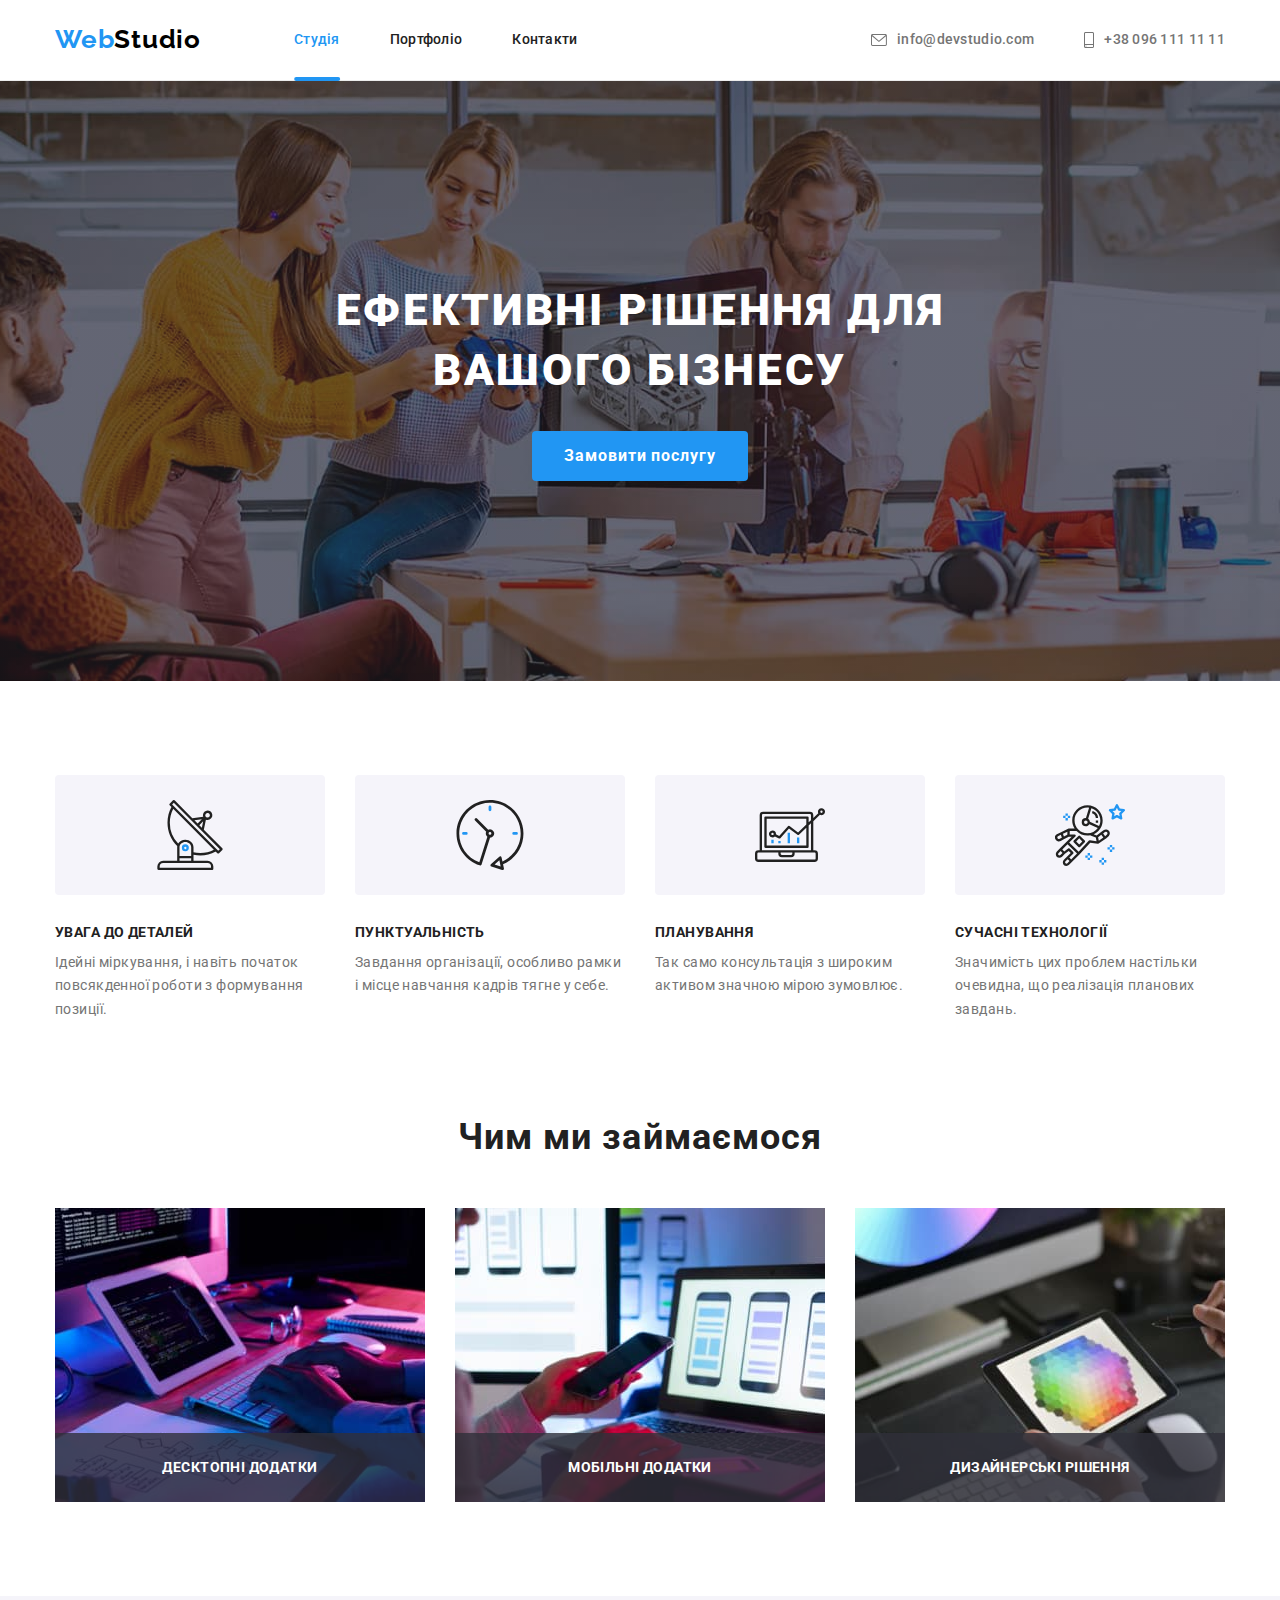
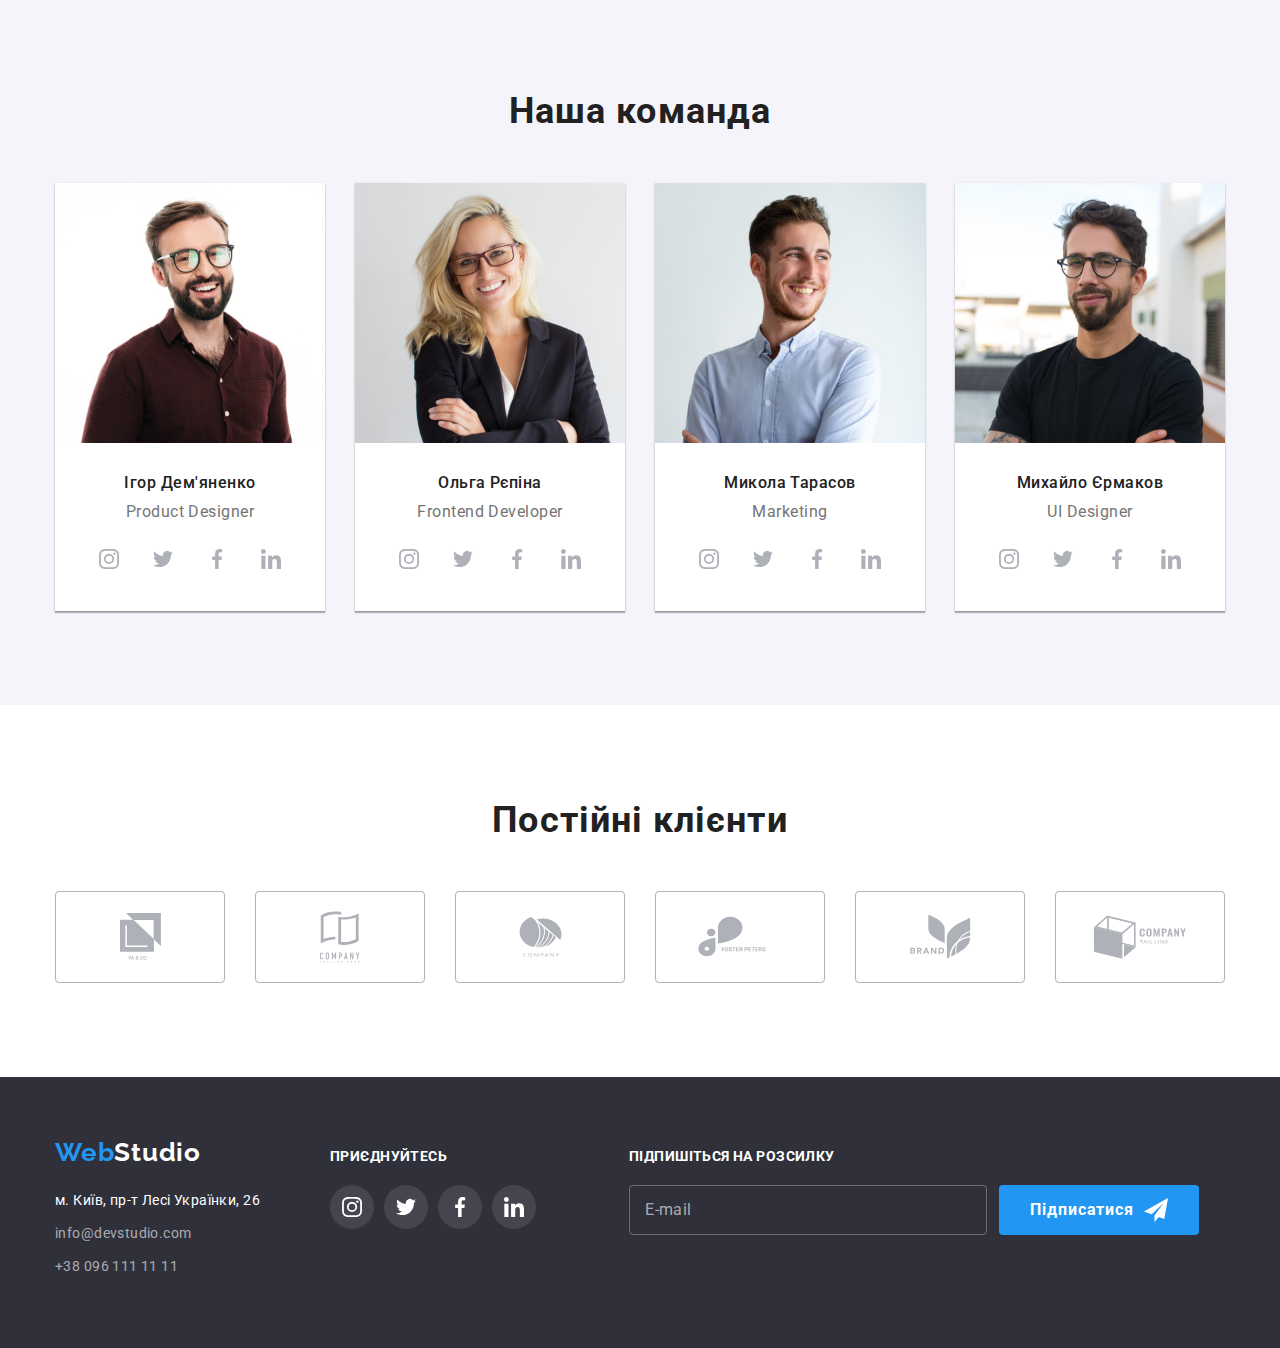
<file: index.html>
<!DOCTYPE html>
<html lang="uk">
  <head>
    <meta charset="UTF-8" />
    <meta http-equiv="X-UA-Compatible" content="IE=edge" />
    <meta name="viewport" content="width=device-width, initial-scale=1.0" />
    <title>Студія</title>
    <link rel="stylesheet" href="./css/main.min.css" />
  </head>
  <body class="page">
    <!--Хедер-->
    <header class="header header-section">
      <div class="container">
        <nav class="navigation">
          <a class="logo" href="./index.html" lang="en"
            ><span class="logo__web">Web</span
            ><span class="logo__studio">Studio</span></a
          >

          <ul class="site-nav">
            <li class="site-nav__item site-nav__item--current">
              <a href="./index.html" class="site-nav__link--current">Студія</a>
            </li>
            <li class="site-nav__item">
              <a href="./portfolio.html" class="site-nav__link">Портфоліо</a>
            </li>
            <li class="site-nav__item">
              <a href="" class="site-nav__link">Контакти</a>
            </li>
          </ul>

          <ul class="contact">
            <li class="contact__item">
              <a class="contact__link" href="mailto:info@devstudio.com"
                >info@devstudio.com
                <svg class="contact__icon" width="16" height="12">
                  <use href="./images/icons.svg#icon-envelope"></use>
                </svg>
              </a>
            </li>
            <li class="contact__item">
              <a class="contact__link" href="tel:+380961111111"
                >+38 096 111 11 11
                <svg class="contact__icon" width="10" height="16">
                  <use href="./images/icons.svg#icon-smartphone"></use>
                </svg>
              </a>
            </li>
          </ul>
        </nav>
      </div>
    </header>

    <main>
      <!--Герой-->
      <section class="hero hero-section">
        <div class="container">
          <h1 class="hero__title">Ефективні рішення для<br />вашого бізнесу</h1>
          <button data-modal-open type="button" class="hero__button">
            Замовити послугу
          </button>
        </div>
      </section>
      <!--Переваги-->
      <section class="section">
        <div class="container">
          <h2 class="hidden-title">Чим ми займаємося</h2>

          <ul class="benefits">
            <li class="benefits__item">
              <div class="benefits__container">
                <svg class="benefits__icon" width="70" height="70">
                  <use href="./images/icons.svg#icon-antenna"></use>
                </svg>
              </div>
              <h3 class="benefits__title">УВАГА ДО ДЕТАЛЕЙ</h3>
              <p class="benefits__text">
                Ідейні міркування, і навіть початок повсякденної роботи з
                формування позиції.
              </p>
            </li>
            <li class="benefits__item">
              <div class="benefits__container">
                <svg class="benefits__icon" width="70" height="70">
                  <use href="./images/icons.svg#icon-clock"></use>
                </svg>
              </div>
              <h3 class="benefits__title">ПУНКТУАЛЬНІСТЬ</h3>
              <p class="benefits__text">
                Завдання організації, особливо рамки і місце навчання кадрів
                тягне у себе.
              </p>
            </li>
            <li class="benefits__item">
              <div class="benefits__container">
                <svg class="benefits__icon" width="70" height="70">
                  <use href="./images/icons.svg#icon-diagram"></use>
                </svg>
              </div>
              <h3 class="benefits__title">ПЛАНУВАННЯ</h3>
              <p class="benefits__text">
                Так само консультація з широким активом значною мірою зумовлює.
              </p>
            </li>
            <li class="benefits__item">
              <div class="benefits__container">
                <svg class="benefits__icon" width="70" height="70">
                  <use href="./images/icons.svg#icon-astronaut"></use>
                </svg>
              </div>
              <h3 class="benefits__title">СУЧАСНІ ТЕХНОЛОГІЇ</h3>
              <p class="benefits__text">
                Значимість цих проблем настільки очевидна, що реалізація
                планових завдань.
              </p>
            </li>
          </ul>
        </div>
      </section>

      <!--Чим ми займаємося-->
      <section class="section whatwedo">
        <div class="container">
          <h2 class="section-title">Чим ми займаємося</h2>

          <ul class="whatwedo__list">
            <li class="whatwedo__item">
              <img
                src="./images/whatwedo1.jpg"
                alt="робота з кодом"
                width="370"
              />
              <div class="whatwedo__meta">
                <h3 class="whatwedo__title">Десктопні додатки</h3>
              </div>
            </li>
            <li class="whatwedo__item">
              <img
                src="./images/whatwedo2.jpg"
                alt="смартфон в руці"
                width="370"
              />
              <div class="whatwedo__meta">
                <h3 class="whatwedo__title">Мобільні додатки</h3>
              </div>
            </li>
            <li class="whatwedo__item">
              <img
                src="./images/whatwedo3.jpg"
                alt="планшет із палітрою кольорів"
                width="370"
              />
              <div class="whatwedo__meta">
                <h3 class="whatwedo__title">Дизайнерські рішення</h3>
              </div>
            </li>
          </ul>
        </div>
      </section>
      <!--Команда-->
      <section class="section team">
        <div class="container">
          <h2 class="section-title">Наша команда</h2>

          <ul class="team__list">
            <li class="team__item">
              <img src="./images/team1.jpg" alt="Ігор Дем'яненко" width="270" />
              <div class="team__meta">
                <h3 class="team__name">Ігор Дем'яненко</h3>
                <p lang="en" class="team__position">Product Designer</p>
                <ul class="social">
                  <li class="social__item">
                    <a class="social__link" href="">
                      <svg class="social__icon" width="20" height="20">
                        <use href="./images/icons.svg#icon-instagram"></use>
                      </svg>
                    </a>
                  </li>
                  <li class="social__item">
                    <a class="social__link" href="">
                      <svg class="social__icon" width="20" height="20">
                        <use href="./images/icons.svg#icon-twitter"></use>
                      </svg>
                    </a>
                  </li>
                  <li class="social__item">
                    <a class="social__link" href="">
                      <svg class="social__icon" width="20" height="20">
                        <use href="./images/icons.svg#icon-facebook"></use>
                      </svg>
                    </a>
                  </li>
                  <li class="social__item">
                    <a class="social__link" href="">
                      <svg class="social__icon" width="20" height="20">
                        <use href="./images/icons.svg#icon-linkedin"></use>
                      </svg>
                    </a>
                  </li>
                </ul>
              </div>
            </li>
            <li class="team__item">
              <img src="./images/team2.jpg" alt="Ольга Рєпіна" width="270" />
              <div class="team__meta">
                <h3 class="team__name">Ольга Рєпіна</h3>
                <p lang="en" class="team__position">Frontend Developer</p>
                <ul class="social">
                  <li class="social__item">
                    <a class="social__link" href="">
                      <svg class="social__icon" width="20" height="20">
                        <use href="./images/icons.svg#icon-instagram"></use>
                      </svg>
                    </a>
                  </li>
                  <li class="social__item">
                    <a class="social__link" href="">
                      <svg class="social__icon" width="20" height="20">
                        <use href="./images/icons.svg#icon-twitter"></use>
                      </svg>
                    </a>
                  </li>
                  <li class="social__item">
                    <a class="social__link" href="">
                      <svg class="social__icon" width="20" height="20">
                        <use href="./images/icons.svg#icon-facebook"></use>
                      </svg>
                    </a>
                  </li>
                  <li class="social__item">
                    <a class="social__link" href="">
                      <svg class="social__icon" width="20" height="20">
                        <use href="./images/icons.svg#icon-linkedin"></use>
                      </svg>
                    </a>
                  </li>
                </ul>
              </div>
            </li>
            <li class="team__item">
              <img src="./images/team3.jpg" alt="Микола Тарасов" width="270" />
              <div class="team__meta">
                <h3 class="team__name">Микола Тарасов</h3>
                <p lang="en" class="team__position">Marketing</p>
                <ul class="social">
                  <li class="social__item">
                    <a class="social__link" href="">
                      <svg class="social__icon" width="20" height="20">
                        <use href="./images/icons.svg#icon-instagram"></use>
                      </svg>
                    </a>
                  </li>
                  <li class="social__item">
                    <a class="social__link" href="">
                      <svg class="social__icon" width="20" height="20">
                        <use href="./images/icons.svg#icon-twitter"></use>
                      </svg>
                    </a>
                  </li>
                  <li class="social__item">
                    <a class="social__link" href="">
                      <svg class="social__icon" width="20" height="20">
                        <use href="./images/icons.svg#icon-facebook"></use>
                      </svg>
                    </a>
                  </li>
                  <li class="social__item">
                    <a class="social__link" href="">
                      <svg class="social__icon" width="20" height="20">
                        <use href="./images/icons.svg#icon-linkedin"></use>
                      </svg>
                    </a>
                  </li>
                </ul>
              </div>
            </li>
            <li class="team__item">
              <img src="./images/team4.jpg" alt="Михайло Єрмаков" width="270" />
              <div class="team__meta">
                <h3 class="team__name">Михайло Єрмаков</h3>
                <p lang="en" class="team__position">UI Designer</p>
                <ul class="social">
                  <li class="social__item">
                    <a class="social__link" href="">
                      <svg class="social__icon" width="20" height="20">
                        <use href="./images/icons.svg#icon-instagram"></use>
                      </svg>
                    </a>
                  </li>
                  <li class="social__item">
                    <a class="social__link" href="">
                      <svg class="social__icon" width="20" height="20">
                        <use href="./images/icons.svg#icon-twitter"></use>
                      </svg>
                    </a>
                  </li>
                  <li class="social__item">
                    <a class="social__link" href="">
                      <svg class="social__icon" width="20" height="20">
                        <use href="./images/icons.svg#icon-facebook"></use>
                      </svg>
                    </a>
                  </li>
                  <li class="social__item">
                    <a class="social__link" href="">
                      <svg class="social__icon" width="20" height="20">
                        <use href="./images/icons.svg#icon-linkedin"></use>
                      </svg>
                    </a>
                  </li>
                </ul>
              </div>
            </li>
          </ul>
        </div>
      </section>

      <!-- Клієнти -->
      <section class="section clients">
        <div class="container">
          <h2 class="section-title">Постійні клієнти</h2>

          <ul class="clients__list">
            <li class="clients__item">
              <a class="clients__link" href="">
                <svg class="clients__icon" width="41" height="47">
                  <use href="./images/icons.svg#icon-company1"></use>
                </svg>
              </a>
            </li>
            <li class="clients__item">
              <a class="clients__link" href="">
                <svg class="clients__icon" width="40" height="52">
                  <use href="./images/icons.svg#icon-company2"></use>
                </svg>
              </a>
            </li>
            <li class="clients__item">
              <a class="clients__link" href="">
                <svg class="clients__icon" width="43" height="41">
                  <use href="./images/icons.svg#icon-company3"></use>
                </svg>
              </a>
            </li>
            <li class="clients__item">
              <a class="clients__link" href="">
                <svg class="clients__icon" width="84" height="41">
                  <use href="./images/icons.svg#icon-company4"></use>
                </svg>
              </a>
            </li>
            <li class="clients__item">
              <a class="clients__link" href="">
                <svg class="clients__icon" width="63" height="45">
                  <use href="./images/icons.svg#icon-company5"></use>
                </svg>
              </a>
            </li>
            <li class="clients__item">
              <a class="clients__link" href="">
                <svg class="clients__icon" width="94" height="44">
                  <use href="./images/icons.svg#icon-company6"></use>
                </svg>
              </a>
            </li>
          </ul>
        </div>
      </section>
    </main>
    <!--Футер-->
    <footer class="footer footer-section">
      <div class="container">
        <div class="footer-contacts">
          <div class="footer-logo">
            <a href="./index.html" lang="en" class="logo"
              ><span class="logo__web">Web</span
              ><span class="logo__studio logo__studio--inverse">Studio</span></a
            >
          </div>

          <address class="address">
            <ul class="address__list">
              <li class="address__item">
                <a
                  href="https://goo.gl/maps/Q6ArQmT78m7rw5YP6"
                  class="address__map"
                  target="_blank"
                  rel="noopener noreferrer"
                  >м. Київ, пр-т Лесі Українки, 26</a
                >
              </li>
              <li class="address__item">
                <a href="mailto:info@devstudio.com" class="address__link"
                  >info@devstudio.com</a
                >
              </li>
              <li class="address__item">
                <a href="tel:+380961111111" class="address__link"
                  >+38 096 111 11 11</a
                >
              </li>
            </ul>
          </address>
        </div>
        <div class="footer-social">
          <p class="footer-social__title">приєднуйтесь</p>
          <ul class="footer-social__list">
            <li class="footer-social__item">
              <a class="footer-social__link" href="">
                <svg class="footer-social__icon" width="20" height="20">
                  <use href="./images/icons.svg#icon-instagram"></use>
                </svg>
              </a>
            </li>
            <li class="footer-social__item">
              <a class="footer-social__link" href="">
                <svg class="footer-social__icon" width="20" height="20">
                  <use href="./images/icons.svg#icon-twitter"></use>
                </svg>
              </a>
            </li>
            <li class="footer-social__item">
              <a class="footer-social__link" href="">
                <svg class="footer-social__icon" width="20" height="20">
                  <use href="./images/icons.svg#icon-facebook"></use>
                </svg>
              </a>
            </li>
            <li class="footer-social__item">
              <a class="footer-social__link" href="">
                <svg class="footer-social__icon" width="20" height="20">
                  <use href="./images/icons.svg#icon-linkedin"></use>
                </svg>
              </a>
            </li>
          </ul>
        </div>

        <div class="subscribe">
          <p class="subscribe__title">Підпишіться на розсилку</p>

          <form class="subscribe__form">
            <div class="subscribe__field">
              <input
                class="subscribe__input"
                type="email"
                name="e-mail"
                id="e-mail"
                placeholder=" "
              />
              <label class="subscribe__label" for="e-mail">E-mail</label>
              <button class="subscribe__button" type="submit">
                Підписатися
                <svg class="subscribe__icon" width="24px" height="24px">
                  <use href="./images/icons.svg#icon-send4"></use>
                </svg>
              </button>
            </div>
          </form>
        </div>
      </div>
    </footer>

    <!-- Бекдроп -->

    <div class="backdrop is-hidden" data-modal>
      <div class="modal">
        <button class="modal__close" data-modal-close>
          <svg class="modal__icon-close" width="18px" height="18px">
            <use href="./images/icons.svg#icon-close-black"></use>
          </svg>
        </button>

        <p class="modal__text">Залиште свої дані, ми вам передзвонимо</p>

        <form class="callback">
          <div class="form">
            <label>
              <span class="form__label">Ім'я</span>
              <input class="form__input" type="tel" name="tel" />
              <svg class="form__icon" width="18" height="18">
                <use href="./images/icons.svg#icon-person"></use>
              </svg>
            </label>
          </div>

          <div class="form">
            <label>
              <span class="form__label">Телефон</span>
              <input class="form__input" type="tel" name="tel" />
              <svg class="form__icon" width="18" height="18">
                <use href="./images/icons.svg#icon-phone"></use>
              </svg>
            </label>
          </div>

          <div class="form">
            <label>
              <span class="form__label">Пошта</span>
              <input class="form__input" type="tel" name="tel" />
              <svg class="form__icon" width="18" height="18">
                <use href="./images/icons.svg#icon-email"></use>
              </svg>
            </label>
          </div>

          <label class="form">
            <span class="form__label">Коментар</span>
            <textarea
              class="form__textarea"
              name="comment"
              rows="8"
              placeholder="Введіть текст"
            ></textarea>
          </label>
        </form>
        <div class="form-checked">
          <label class="form-checked__label">
            <input
              class="form-checked__checkbox"
              type="checkbox"
              name="accept"
            />
            <span class="form-checked__icon">
              <svg class="form-checked__icon-checked" width="16" height="15">
                <use href="./images/icons.svg#icon-check-white"></use>
              </svg>
            </span>
            <span class="form-checked__text"
              >Погоджуюся з розсилкою та приймаю</span
            >
          </label>
          <a class="form-checked__agreement" href="#">Умови договору</a>
        </div>
        <div class="submit">
          <button class="submit__button" type="submit">Відправити</button>
        </div>
      </div>
    </div>

    <script src="./js/modal.js"></script>
  </body>
</html>
</file>
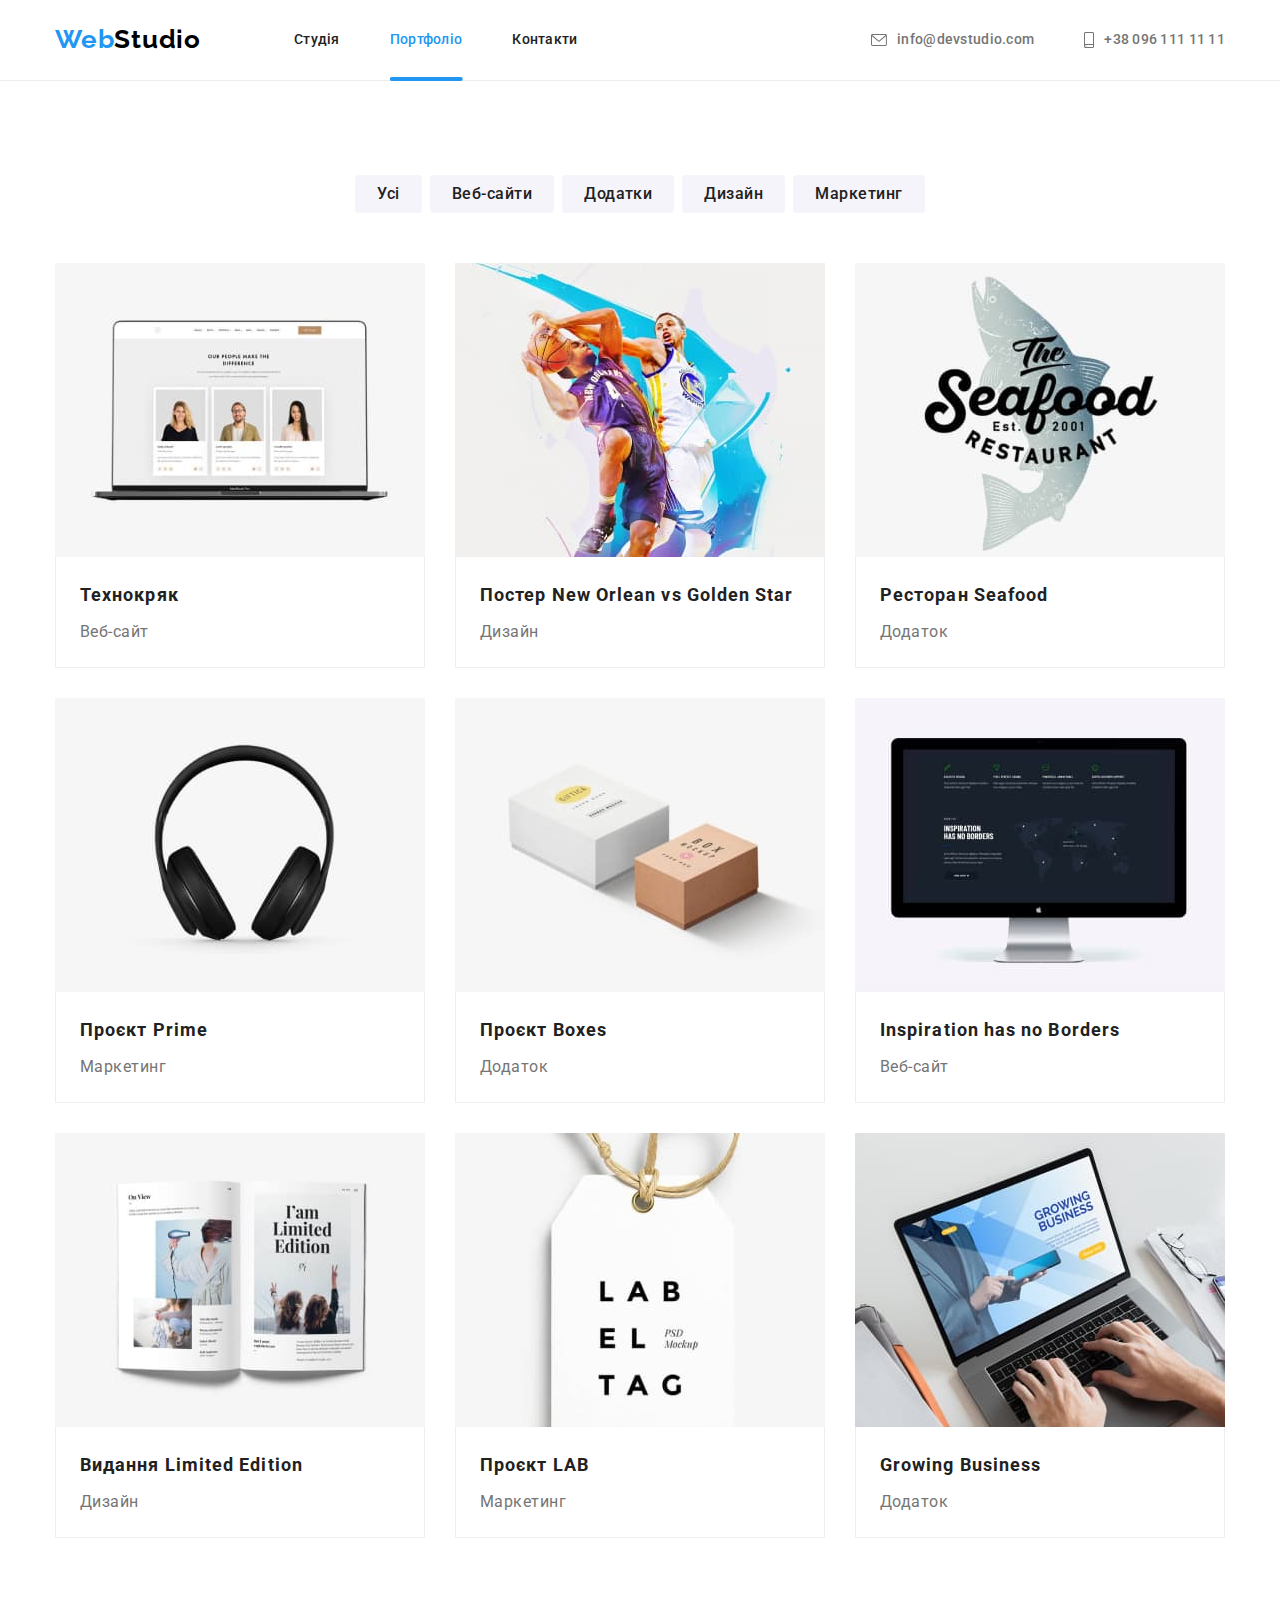
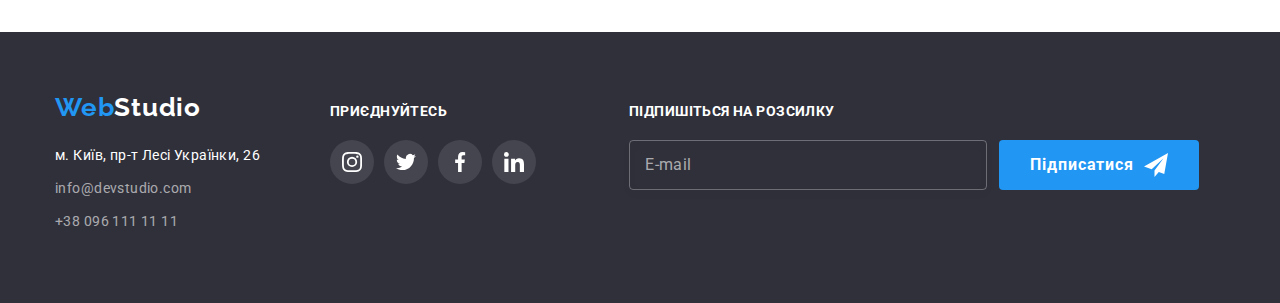
<file: portfolio.html>
<!DOCTYPE html>
<html lang="uk">
  <head>
    <meta charset="UTF-8" />
    <meta http-equiv="X-UA-Compatible" content="IE=edge" />
    <meta name="viewport" content="width=device-width, initial-scale=1.0" />
    <title>Портфоліо</title>
    <link rel="stylesheet" href="./css/main.min.css" />
  </head>
  <body class="page">
    <!--Хедер-->
    <header class="header header-section">
      <div class="container">
        <nav class="navigation">
          <a class="logo" href="./index.html" lang="en"
            ><span class="logo__web">Web</span
            ><span class="logo__studio">Studio</span></a
          >

          <ul class="site-nav">
            <li class="site-nav__item">
              <a href="./index.html" class="site-nav__link">Студія</a>
            </li>
            <li class="site-nav__item site-nav__item--current">
              <a href="./portfolio.html" class="site-nav__link--current"
                >Портфоліо</a
              >
            </li>
            <li class="site-nav__item">
              <a href="" class="site-nav__link">Контакти</a>
            </li>
          </ul>

          <ul class="contact">
            <li class="contact__item">
              <a class="contact__link" href="mailto:info@devstudio.com"
                >info@devstudio.com
                <svg class="contact__icon" width="16" height="12">
                  <use href="./images/icons.svg#icon-envelope"></use>
                </svg>
              </a>
            </li>
            <li class="contact__item">
              <a class="contact__link" href="tel:+380961111111"
                >+38 096 111 11 11
                <svg class="contact__icon" width="10" height="16">
                  <use href="./images/icons.svg#icon-smartphone"></use>
                </svg>
              </a>
            </li>
          </ul>
        </nav>
      </div>
    </header>
    <main>
      <section class="section">
        <div class="container">
          <!-- Прихований H1 для семантитки -->
          <h1 class="hidden-title">Галерея із прикладами робіт веб-студії</h1>
          <!-- Фільтр -->
          <ul class="filter">
            <li class="filter__item">
              <button type="button" class="filter__button">Усі</button>
            </li>
            <li class="filter__item">
              <button type="button" class="filter__button">Веб-сайти</button>
            </li>
            <li class="filter__item">
              <button type="button" class="filter__button">Додатки</button>
            </li>
            <li class="filter__item">
              <button type="button" class="filter__button">Дизайн</button>
            </li>
            <li class="filter__item">
              <button type="button" class="filter__button">Маркетинг</button>
            </li>
          </ul>

          <!-- Портфоліо -->
          <ul class="portfolio">
            <li class="portfolio__item">
              <div class="card">
                <div class="card__photo-wrap">
                  <img
                    class="card__image"
                    src="./images/portfolio1.jpg"
                    alt="Ноутбук із зображенням сайту"
                    width="370"
                  />
                  <p class="card__overlay">
                    Ресурс пропонує комплексні пропозиції з різним рівнем
                    функціоналу та сервісів. Все це дозволить відвідувачу
                    отримати вичерпні відомості про компанію чи приватну особу.
                  </p>
                </div>
                <div class="card__footer">
                  <h2 class="card__title">Технокряк</h2>
                  <p class="card__text">Веб-сайт</p>
                </div>
              </div>
            </li>
            <li class="portfolio__item">
              <div class="card">
                <div class="card__photo-wrap">
                  <img
                    class="card__image"
                    src="./images/portfolio2.jpg"
                    alt="Два баскетболісти"
                    width="370"
                  />
                  <p class="card__overlay">
                    Ресурс пропонує комплексні пропозиції з різним рівнем
                    функціоналу та сервісів. Все це дозволить відвідувачу
                    отримати вичерпні відомості про компанію чи приватну особу.
                  </p>
                </div>
                <div class="card__footer">
                  <h2 class="card__title">Постер New Orlean vs Golden Star</h2>
                  <p class="card__text">Дизайн</p>
                </div>
              </div>
            </li>
            <li class="portfolio__item">
              <div class="card">
                <div class="card__photo-wrap">
                  <img
                    class="card__image"
                    src="./images/portfolio3.jpg"
                    alt="Логотип із хображенням риби"
                    width="370"
                  />
                  <p class="card__overlay">
                    Ресурс пропонує комплексні пропозиції з різним рівнем
                    функціоналу та сервісів. Все це дозволить відвідувачу
                    отримати вичерпні відомості про компанію чи приватну особу.
                  </p>
                </div>
                <div class="card__footer">
                  <h2 class="card__title">Ресторан Seafood</h2>
                  <p class="card__text">Додаток</p>
                </div>
              </div>
            </li>
            <li class="portfolio__item">
              <div class="card">
                <div class="card__photo-wrap">
                  <img
                    class="card__image"
                    src="./images/portfolio4.jpg"
                    alt="Навушники"
                    width="370"
                  />
                  <p class="card__overlay">
                    Ресурс пропонує комплексні пропозиції з різним рівнем
                    функціоналу та сервісів. Все це дозволить відвідувачу
                    отримати вичерпні відомості про компанію чи приватну особу.
                  </p>
                </div>
                <div class="card__footer">
                  <h2 class="card__title">Проєкт Prime</h2>
                  <p class="card__text">Маркетинг</p>
                </div>
              </div>
            </li>
            <li class="portfolio__item">
              <div class="card">
                <div class="card__photo-wrap">
                  <img
                    class="card__image"
                    src="./images/portfolio5.jpg"
                    alt="Дві коробки"
                    width="370"
                  />
                  <p class="card__overlay">
                    Ресурс пропонує комплексні пропозиції з різним рівнем
                    функціоналу та сервісів. Все це дозволить відвідувачу
                    отримати вичерпні відомості про компанію чи приватну особу.
                  </p>
                </div>
                <div class="card__footer">
                  <h2 class="card__title">Проєкт Boxes</h2>
                  <p class="card__text">Додаток</p>
                </div>
              </div>
            </li>
            <li class="portfolio__item">
              <div class="card">
                <div class="card__photo-wrap">
                  <img
                    class="card__image"
                    src="./images/portfolio6.jpg"
                    alt="Монітор із зображенням веб-сайту"
                    width="370"
                  />
                  <p class="card__overlay">
                    Ресурс пропонує комплексні пропозиції з різним рівнем
                    функціоналу та сервісів. Все це дозволить відвідувачу
                    отримати вичерпні відомості про компанію чи приватну особу.
                  </p>
                </div>
                <div class="card__footer">
                  <h2 class="card__title">Inspiration has no Borders</h2>
                  <p class="card__text">Веб-сайт</p>
                </div>
              </div>
            </li>
            <li class="portfolio__item">
              <div class="card">
                <div class="card__photo-wrap">
                  <img
                    class="card__image"
                    src="./images/portfolio7.jpg"
                    alt="Журнал"
                    width="370"
                  />
                  <p class="card__overlay">
                    Ресурс пропонує комплексні пропозиції з різним рівнем
                    функціоналу та сервісів. Все це дозволить відвідувачу
                    отримати вичерпні відомості про компанію чи приватну особу.
                  </p>
                </div>
                <div class="card__footer">
                  <h2 class="card__title">Видання Limited Edition</h2>
                  <p class="card__text">Дизайн</p>
                </div>
              </div>
            </li>
            <li class="portfolio__item">
              <div class="card">
                <div class="card__photo-wrap">
                  <img
                    class="card__image"
                    src="./images/portfolio8.jpg"
                    alt="Бирка"
                    width="370"
                  />
                  <p class="card__overlay">
                    Ресурс пропонує комплексні пропозиції з різним рівнем
                    функціоналу та сервісів. Все це дозволить відвідувачу
                    отримати вичерпні відомості про компанію чи приватну особу.
                  </p>
                </div>
                <div class="card__footer">
                  <h2 class="card__title">Проєкт LAB</h2>
                  <p class="card__text">Маркетинг</p>
                </div>
              </div>
            </li>
            <li class="portfolio__item">
              <div class="card">
                <div class="card__photo-wrap">
                  <img
                    class="card__image"
                    src="./images/portfolio9.jpg"
                    alt="Ноутбук з руками на клавіатурі"
                    width="370"
                  />
                  <p class="card__overlay">
                    Ресурс пропонує комплексні пропозиції з різним рівнем
                    функціоналу та сервісів. Все це дозволить відвідувачу
                    отримати вичерпні відомості про компанію чи приватну особу.
                  </p>
                </div>
                <div class="card__footer">
                  <h2 class="card__title">Growing Business</h2>
                  <p class="card__text">Додаток</p>
                </div>
              </div>
            </li>
          </ul>
        </div>
      </section>
    </main>

    <!--Футер-->
    <footer class="footer footer-section">
      <div class="container">
        <div class="footer-contacts">
          <div class="footer-logo">
            <a href="./index.html" lang="en" class="logo"
              ><span class="logo__web">Web</span
              ><span class="logo__studio logo__studio--inverse">Studio</span></a
            >
          </div>

          <address class="address">
            <ul class="address__list">
              <li class="address__item">
                <a
                  href="https://goo.gl/maps/Q6ArQmT78m7rw5YP6"
                  class="address__map"
                  target="_blank"
                  rel="noopener noreferrer"
                  >м. Київ, пр-т Лесі Українки, 26</a
                >
              </li>
              <li class="address__item">
                <a href="mailto:info@devstudio.com" class="address__link"
                  >info@devstudio.com</a
                >
              </li>
              <li class="address__item">
                <a href="tel:+380961111111" class="address__link"
                  >+38 096 111 11 11</a
                >
              </li>
            </ul>
          </address>
        </div>
        <div class="footer-social">
          <p class="footer-social__title">приєднуйтесь</p>
          <ul class="footer-social__list">
            <li class="footer-social__item">
              <a class="footer-social__link" href="">
                <svg class="footer-social__icon" width="20" height="20">
                  <use href="./images/icons.svg#icon-instagram"></use>
                </svg>
              </a>
            </li>
            <li class="footer-social__item">
              <a class="footer-social__link" href="">
                <svg class="footer-social__icon" width="20" height="20">
                  <use href="./images/icons.svg#icon-twitter"></use>
                </svg>
              </a>
            </li>
            <li class="footer-social__item">
              <a class="footer-social__link" href="">
                <svg class="footer-social__icon" width="20" height="20">
                  <use href="./images/icons.svg#icon-facebook"></use>
                </svg>
              </a>
            </li>
            <li class="footer-social__item">
              <a class="footer-social__link" href="">
                <svg class="footer-social__icon" width="20" height="20">
                  <use href="./images/icons.svg#icon-linkedin"></use>
                </svg>
              </a>
            </li>
          </ul>
        </div>

        <div class="subscribe">
          <p class="subscribe__title">Підпишіться на розсилку</p>

          <form class="subscribe__form">
            <div class="subscribe__field">
              <input
                class="subscribe__input"
                type="email"
                name="e-mail"
                id="e-mail"
                placeholder=" "
              />
              <label class="subscribe__label" for="e-mail">E-mail</label>
              <button class="subscribe__button" type="submit">
                Підписатися
                <svg class="subscribe__icon" width="24px" height="24px">
                  <use href="./images/icons.svg#icon-send4"></use>
                </svg>
              </button>
            </div>
          </form>
        </div>
      </div>
    </footer>
  </body>
</html>
</file>
<file: css/main.min.css>
@import"https://fonts.googleapis.com/css2?family=Raleway:wght@700&family=Roboto:wght@400;500;700;900&display=swap";/*! modern-normalize v1.1.0 | MIT License | https://github.com/sindresorhus/modern-normalize */*,::after,::before{-webkit-box-sizing:border-box;box-sizing:border-box}html{-moz-tab-size:4;-o-tab-size:4;tab-size:4}html{line-height:1.15;-webkit-text-size-adjust:100%}body{margin:0}body{font-family:system-ui,-apple-system,"Segoe UI",Roboto,Helvetica,Arial,sans-serif,"Apple Color Emoji","Segoe UI Emoji"}hr{height:0;color:inherit}abbr[title]{-webkit-text-decoration:underline dotted;text-decoration:underline dotted}b,strong{font-weight:bolder}code,kbd,pre,samp{font-family:ui-monospace,SFMono-Regular,Consolas,"Liberation Mono",Menlo,monospace;font-size:1em}small{font-size:80%}sub,sup{font-size:75%;line-height:0;position:relative;vertical-align:baseline}sub{bottom:-0.25em}sup{top:-0.5em}table{text-indent:0;border-color:inherit}button,input,optgroup,select,textarea{font-family:inherit;font-size:100%;line-height:1.15;margin:0}button,select{text-transform:none}[type=button],[type=reset],[type=submit],button{-webkit-appearance:button}::-moz-focus-inner{border-style:none;padding:0}:-moz-focusring{outline:1px dotted ButtonText}:-moz-ui-invalid{box-shadow:none}legend{padding:0}progress{vertical-align:baseline}::-webkit-inner-spin-button,::-webkit-outer-spin-button{height:auto}[type=search]{-webkit-appearance:textfield;outline-offset:-2px}::-webkit-search-decoration{-webkit-appearance:none}::-webkit-file-upload-button{-webkit-appearance:button;font:inherit}summary{display:list-item}.page{color:var(--primary-text-color);font-family:Roboto,sans-serif;font-weight:400;font-size:14px;line-height:1.71;letter-spacing:.03em}ul{list-style:none;padding:0;margin:0}a{text-decoration:none;color:inherit}h1,h2,h3,h4,h5,h6{margin:0}p{margin:0}address{font-style:normal}button{padding:0;margin:0;font-family:inherit}img{display:block;max-width:100%;height:auto}:root{--primary-text-color: #757575;--tittle-text-color: #212121;--primary-bg-color: #F5F5F5;--secondary-bg-color: #F5F4FA;--third-bg-color: #2F303A;--accent-color: #2196F3}.container{margin:0 auto;max-width:1200px;padding:0 15px}.section{padding-top:94px;padding-bottom:94px}.hidden-title{position:absolute;white-space:nowrap;width:1px;height:1px;overflow:hidden;border:0;padding:0;clip:rect(0 0 0 0);-webkit-clip-path:inset(50%);clip-path:inset(50%);margin:-1px}.section-title{margin-top:0;margin-bottom:50px;color:var(--tittle-text-color);font-weight:700;font-size:36px;line-height:1.17;letter-spacing:.03em;text-align:center}.logo__web{color:var(--accent-color);font-family:"Raleway",sans-serif;font-weight:700;font-size:26px;line-height:1.2;letter-spacing:.03em}.logo__studio{color:#000;font-family:"Raleway",sans-serif;font-weight:700;font-size:26px;line-height:1.2;letter-spacing:.03em}.logo__studio--inverse{color:#fff}.header{background-color:#fff;border-bottom:1px solid #ececec}.header-section{padding-top:24px;padding-bottom:24px}.navigation{display:-webkit-box;display:-ms-flexbox;display:flex;-webkit-box-align:center;-ms-flex-align:center;align-items:center}.site-nav{position:relative;display:-webkit-box;display:-ms-flexbox;display:flex;margin-left:93px}.site-nav__item:not(:first-child){margin-left:50px}.site-nav__link,.site-nav__link--current{display:block;padding-top:7px;padding-bottom:7px;color:var(--tittle-text-color);font-weight:500;font-size:14px;line-height:1.14;letter-spacing:.02em;text-decoration:none;-webkit-transition-duration:250ms;transition-duration:250ms;-webkit-transition-timing-function:cubic-bezier(0.4, 0, 0.2, 1);transition-timing-function:cubic-bezier(0.4, 0, 0.2, 1)}.site-nav__link:hover,.site-nav__link:focus,.site-nav__link--current:hover,.site-nav__link--current:focus{color:var(--accent-color)}.site-nav__link--current{color:var(--accent-color)}.site-nav__item--current{position:relative}.site-nav__item--current::after{position:absolute;top:180%;left:50%;-webkit-transform:translate(-50%, -50%);transform:translate(-50%, -50%);content:" ";display:inline-block;width:100%;height:4px;background-color:var(--accent-color);border-radius:2px}.contact{display:-webkit-box;display:-ms-flexbox;display:flex;margin-left:auto}.contact__item{display:-webkit-box;display:-ms-flexbox;display:flex}.contact__item:not(:first-child){margin-left:50px}.contact__link{color:var(--primary-text-color);font-weight:500;font-size:14px;line-height:1.14;letter-spacing:.02em;text-decoration:none;display:-webkit-box;display:-ms-flexbox;display:flex;-webkit-box-align:center;-ms-flex-align:center;align-items:center;-webkit-box-orient:horizontal;-webkit-box-direction:reverse;-ms-flex-direction:row-reverse;flex-direction:row-reverse;padding-top:7px;padding-bottom:7px;-webkit-transition-duration:250ms;transition-duration:250ms;-webkit-transition-timing-function:cubic-bezier(0.4, 0, 0.2, 1);transition-timing-function:cubic-bezier(0.4, 0, 0.2, 1)}.contact__link:hover,.contact__link:focus{color:var(--accent-color)}.contact__icon{margin-right:10px;fill:currentColor}.hero{text-align:center;background-color:var(--third-bg-color);background-image:-webkit-gradient(linear, left top, right top, from(rgba(47, 48, 58, 0.4)), to(rgba(47, 48, 58, 0.4))),url("../images/hero.jpg");background-image:linear-gradient(to right, rgba(47, 48, 58, 0.4), rgba(47, 48, 58, 0.4)),url("../images/hero.jpg");background-position:center;max-width:1600px;margin:0 auto}.hero-section{padding-top:200px;padding-bottom:200px}.hero__title{margin-top:0;margin-bottom:30px;color:#fff;font-weight:900;font-size:44px;line-height:1.36;letter-spacing:.06em;text-align:center;text-transform:uppercase}.hero__button{padding:10px 32px;min-width:216px;height:50px;background-color:var(--accent-color);text-align:center;border-radius:4px;border:none;color:#fff;font-family:inherit;font-weight:700;font-size:16px;line-height:1.9;letter-spacing:.06em}.hero__button:hover,.hero__button:focus{cursor:pointer}.benefits{display:-webkit-box;display:-ms-flexbox;display:flex}.benefits__item{width:270px}.benefits__container{display:-webkit-box;display:-ms-flexbox;display:flex;-webkit-box-pack:center;-ms-flex-pack:center;justify-content:center;-webkit-box-align:center;-ms-flex-align:center;align-items:center;height:120px;margin-bottom:30px;background-color:var(--secondary-bg-color);border-radius:4px}.benefits__item:not(:first-child){margin-left:30px}.benefits__title{margin-top:0;margin-bottom:10px;color:var(--tittle-text-color);font-weight:700;font-size:14px;line-height:1.14;letter-spacing:.03em;text-transform:uppercase}.benefits__text{margin-top:0;margin-bottom:0}.whatwedo{padding-top:0}.whatwedo__list{display:-webkit-box;display:-ms-flexbox;display:flex}.whatwedo__item:not(:first-child){margin-left:30px}.whatwedo__meta{position:absolute;width:100%;bottom:0;left:0;padding-top:27px;padding-bottom:27px;text-align:center;background-color:rgba(47,48,58,.8)}.whatwedo__item{position:relative}.whatwedo__title{text-transform:uppercase;font-weight:700;font-size:14px;line-height:1.14;color:#fff}.team{padding-top:94px;background-color:var(--secondary-bg-color)}.team__list{display:-webkit-box;display:-ms-flexbox;display:flex}.team__item{background-color:#fff;-webkit-box-shadow:0px 1px 3px rgba(0,0,0,.12),0px 1px 1px rgba(0,0,0,.14),0px 2px 1px rgba(0,0,0,.2);box-shadow:0px 1px 3px rgba(0,0,0,.12),0px 1px 1px rgba(0,0,0,.14),0px 2px 1px rgba(0,0,0,.2)}.team__item:not(:first-child){margin-left:30px}.team__meta{padding-top:30px;padding-bottom:30px}.team__name{margin-bottom:10px;text-align:center;color:var(--tittle-text-color);font-weight:500;font-size:16px;line-height:1.19;letter-spacing:.03em}.team__position{text-align:center;margin-bottom:16px;font-size:16px;line-height:1.19;letter-spacing:.03em}.social{display:-webkit-box;display:-ms-flexbox;display:flex;-webkit-box-pack:center;-ms-flex-pack:center;justify-content:center}.social__item:not(:first-child){margin-left:10px}.social__link{display:-webkit-box;display:-ms-flexbox;display:flex;-webkit-box-pack:center;-ms-flex-pack:center;justify-content:center;-webkit-box-align:center;-ms-flex-align:center;align-items:center;width:44px;height:44px;border-radius:50%;color:#afb1b8;-webkit-transition-duration:250ms;transition-duration:250ms;-webkit-transition-timing-function:cubic-bezier(0.4, 0, 0.2, 1);transition-timing-function:cubic-bezier(0.4, 0, 0.2, 1)}.social__link:hover,.social__link:focus{background-color:var(--accent-color);color:#fff}.social__icon{fill:currentColor}.clients__list{display:-webkit-box;display:-ms-flexbox;display:flex;-webkit-box-pack:center;-ms-flex-pack:center;justify-content:center}.clients__item:not(:first-child){margin-left:30px}.clients__link{display:-webkit-box;display:-ms-flexbox;display:flex;-webkit-box-pack:center;-ms-flex-pack:center;justify-content:center;-webkit-box-align:center;-ms-flex-align:center;align-items:center;width:170px;height:92px;border:1px solid #afb1b8;color:#afb1b8;border-radius:4px;-webkit-transition-duration:250ms;transition-duration:250ms;-webkit-transition-timing-function:cubic-bezier(0.4, 0, 0.2, 1);transition-timing-function:cubic-bezier(0.4, 0, 0.2, 1)}.clients__link:hover,.clients__link:focus{color:var(--accent-color);border-color:var(--accent-color)}.clients__icon{fill:currentColor}.filter{display:-webkit-box;display:-ms-flexbox;display:flex;-webkit-box-pack:center;-ms-flex-pack:center;justify-content:center;margin-bottom:50px}.filter__button{padding:6px 22px;background-color:var(--secondary-bg-color);color:var(--tittle-text-color);font-family:inherit;font-weight:500;font-size:16px;line-height:1.63;letter-spacing:.03em;border-radius:4px;border:none;-webkit-transition-duration:250ms;transition-duration:250ms;-webkit-transition-timing-function:cubic-bezier(0.4, 0, 0.2, 1);transition-timing-function:cubic-bezier(0.4, 0, 0.2, 1)}.filter__button:hover,.filter__button:focus{background-color:var(--accent-color);color:#fff;cursor:pointer;-webkit-box-shadow:0px 3px 1px rgba(0,0,0,.1),0px 1px 2px rgba(0,0,0,.08),0px 2px 2px rgba(0,0,0,.12);box-shadow:0px 3px 1px rgba(0,0,0,.1),0px 1px 2px rgba(0,0,0,.08),0px 2px 2px rgba(0,0,0,.12)}.filter__item:not(:first-child){margin-left:8px}.portfolio{display:-webkit-box;display:-ms-flexbox;display:flex;-ms-flex-wrap:wrap;flex-wrap:wrap;gap:30px}.portfolio__item{-ms-flex-preferred-size:calc((100% - 60px)/3);flex-basis:calc((100% - 60px)/3);-webkit-transition-duration:250ms;transition-duration:250ms;-webkit-transition-timing-function:cubic-bezier(0.4, 0, 0.2, 1);transition-timing-function:cubic-bezier(0.4, 0, 0.2, 1)}.portfolio__item:hover{-webkit-box-shadow:0px 1px 1px rgba(0,0,0,.12),0px 4px 4px rgba(0,0,0,.06),1px 4px 6px rgba(0,0,0,.16);box-shadow:0px 1px 1px rgba(0,0,0,.12),0px 4px 4px rgba(0,0,0,.06),1px 4px 6px rgba(0,0,0,.16)}.card{display:-webkit-box;display:-ms-flexbox;display:flex;-webkit-box-orient:vertical;-webkit-box-direction:normal;-ms-flex-direction:column;flex-direction:column}.card__photo-wrap{position:relative;overflow:hidden}.card__overlay{position:absolute;left:0;top:0;-webkit-transform:translateY(100%);transform:translateY(100%);-webkit-transition:-webkit-transform 250ms cubic-bezier(0.4, 0, 0.2, 1);transition:-webkit-transform 250ms cubic-bezier(0.4, 0, 0.2, 1);transition:transform 250ms cubic-bezier(0.4, 0, 0.2, 1);transition:transform 250ms cubic-bezier(0.4, 0, 0.2, 1), -webkit-transform 250ms cubic-bezier(0.4, 0, 0.2, 1);width:100%;height:100%;padding:63px 24px;background-color:rgba(33,150,243,.9);font-weight:400;font-size:18px;line-height:1.56;letter-spacing:.03em;color:#fff}.card:hover .card__overlay{-webkit-transform:translateY(0);transform:translateY(0)}.card__image{-webkit-box-flex:1;-ms-flex-positive:1;flex-grow:1}.card__footer{background-color:#fff;border-right:1px solid #eee;border-bottom:1px solid #eee;border-left:1px solid #eee;padding-top:20px;padding-right:24px;padding-bottom:20px;padding-left:24px}.card__title{margin-bottom:4px;color:var(--tittle-text-color);font-weight:700;font-size:18px;line-height:2;letter-spacing:.06em}.card__text{margin-top:0;margin-bottom:0;font-weight:400;font-size:16px;line-height:1.88;letter-spacing:.03em}.card__footer{overflow:hidden;z-index:2}.footer{padding-top:60px;padding-bottom:60px;background-color:var(--third-bg-color)}.footer-section{padding-top:60px;padding-bottom:60px}.footer-section>.container{display:-webkit-box;display:-ms-flexbox;display:flex}.footer-logo{margin-bottom:20px}.address__item{margin-bottom:9px}.address__link{color:rgba(255,255,255,.6);font-style:normal;text-decoration:none;-webkit-transition-duration:250ms;transition-duration:250ms;-webkit-transition-timing-function:cubic-bezier(0.4, 0, 0.2, 1);transition-timing-function:cubic-bezier(0.4, 0, 0.2, 1)}.address__link:hover,.address__link:focus{color:var(--accent-color)}.address__map{color:#fff;font-style:normal;text-decoration:none;-webkit-transition-duration:250ms;transition-duration:250ms;-webkit-transition-timing-function:cubic-bezier(0.4, 0, 0.2, 1);transition-timing-function:cubic-bezier(0.4, 0, 0.2, 1)}.address__map:hover,.address__map:focus{color:var(--accent-color)}.footer-social{display:-webkit-box;display:-ms-flexbox;display:flex;-webkit-box-orient:vertical;-webkit-box-direction:normal;-ms-flex-direction:column;flex-direction:column;margin-bottom:40px;margin-top:12px;margin-left:70px}.footer-social__title,.subscribe__title{color:#fff;font-weight:700;font-size:14px;line-height:1.14;letter-spacing:.03em;text-transform:uppercase;margin-bottom:20px}.footer-social__list{display:-webkit-box;display:-ms-flexbox;display:flex;-webkit-box-orient:horizontal;-webkit-box-direction:normal;-ms-flex-direction:row;flex-direction:row}.footer-social__item:not(:first-child){margin-left:10px}.footer-social__link{display:-webkit-box;display:-ms-flexbox;display:flex;-webkit-box-pack:center;-ms-flex-pack:center;justify-content:center;-webkit-box-align:center;-ms-flex-align:center;align-items:center;width:44px;height:44px;border-radius:50%;color:#fff;background-color:rgba(255,255,255,.1);-webkit-transition-duration:250ms;transition-duration:250ms;-webkit-transition-timing-function:cubic-bezier(0.4, 0, 0.2, 1);transition-timing-function:cubic-bezier(0.4, 0, 0.2, 1)}.footer-social__link:hover,.footer-social__link:focus{background-color:var(--accent-color);color:#fff}.footer-social__icon{fill:currentColor}.subscribe{display:-webkit-box;display:-ms-flexbox;display:flex;-webkit-box-orient:vertical;-webkit-box-direction:normal;-ms-flex-direction:column;flex-direction:column;margin-left:93px;margin-top:12px}.subscribe__form{width:570px}.subscribe__input{width:358px;height:50px;padding-top:15px;padding-right:16px;padding-bottom:15px;padding-left:16px;border:1px solid rgba(255,255,255,.3);background:rgba(0,0,0,0);-webkit-filter:drop-shadow(0px 4px 4px rgba(0, 0, 0, 0.15));filter:drop-shadow(0px 4px 4px rgba(0, 0, 0, 0.15));border-radius:4px;font-weight:400;font-size:16px;line-height:1.25;letter-spacing:.03em;color:rgba(255,255,255,.6);outline:rgba(0,0,0,0)}.subscribe__field{position:relative;display:-webkit-box;display:-ms-flexbox;display:flex;-webkit-box-orient:horizontal;-webkit-box-direction:normal;-ms-flex-direction:row;flex-direction:row;-webkit-box-align:center;-ms-flex-align:center;align-items:center}.subscribe__label{position:absolute;top:15px;left:16px;font-weight:400;font-size:16px;line-height:1.25;letter-spacing:.03em;color:rgba(255,255,255,.6)}.subscribe__input:not(:-moz-placeholder-shown)+.subscribe__label{position:absolute;white-space:nowrap;width:1px;height:1px;overflow:hidden;border:0;padding:0;clip:rect(0 0 0 0);clip-path:inset(50%);margin:-1px}.subscribe__input:not(:-ms-input-placeholder)+.subscribe__label{position:absolute;white-space:nowrap;width:1px;height:1px;overflow:hidden;border:0;padding:0;clip:rect(0 0 0 0);clip-path:inset(50%);margin:-1px}.subscribe__input:focus+.subscribe__label,.subscribe__input:not(:placeholder-shown)+.subscribe__label{position:absolute;white-space:nowrap;width:1px;height:1px;overflow:hidden;border:0;padding:0;clip:rect(0 0 0 0);-webkit-clip-path:inset(50%);clip-path:inset(50%);margin:-1px}.subscribe__button{display:-webkit-box;display:-ms-flexbox;display:flex;-webkit-box-pack:center;-ms-flex-pack:center;justify-content:center;width:200px;height:50px;margin-left:12px;padding:10px 28px;background-color:var(--accent-color);border-radius:4px;border:none;font-weight:700;font-size:16px;line-height:1.88;letter-spacing:.06em;color:#fff}.subscribe__button:hover{cursor:pointer}.subscribe__icon{fill:currentColor;margin-left:10px;margin-top:3px}.backdrop{position:fixed;top:0;left:0;width:100%;height:100%;background-color:rgba(0,0,0,.2);opacity:1;-webkit-transition:opacity 250ms cubic-bezier(0.4, 0, 0.2, 1);transition:opacity 250ms cubic-bezier(0.4, 0, 0.2, 1)}.backdrop.is-hidden{opacity:0;pointer-events:none}.modal{position:absolute;top:50%;left:50%;max-width:528px;max-height:581px;padding:40px;background-color:#fff;border-radius:4px;-webkit-box-shadow:0px 1px 3px rgba(0,0,0,.12),0px 1px 1px rgba(0,0,0,.14),0px 2px 1px rgba(0,0,0,.2);box-shadow:0px 1px 3px rgba(0,0,0,.12),0px 1px 1px rgba(0,0,0,.14),0px 2px 1px rgba(0,0,0,.2);-webkit-transform:translate(-50%, -50%) scale(1);transform:translate(-50%, -50%) scale(1);opacity:1;-webkit-transition:opacity 250ms cubic-bezier(0.4, 0, 0.2, 1),-webkit-transform 250ms cubic-bezier(0.4, 0, 0.2, 1);transition:opacity 250ms cubic-bezier(0.4, 0, 0.2, 1),-webkit-transform 250ms cubic-bezier(0.4, 0, 0.2, 1);transition:transform 250ms cubic-bezier(0.4, 0, 0.2, 1),opacity 250ms cubic-bezier(0.4, 0, 0.2, 1);transition:transform 250ms cubic-bezier(0.4, 0, 0.2, 1),opacity 250ms cubic-bezier(0.4, 0, 0.2, 1),-webkit-transform 250ms cubic-bezier(0.4, 0, 0.2, 1)}.backdrop.is-hidden .modal{-webkit-transform:translate(-50%, -50%) scale(0.2);transform:translate(-50%, -50%) scale(0.2);opacity:0}.modal__text{font-weight:700;font-size:20px;line-height:1.15;text-align:center;letter-spacing:.03em;color:var(--tittle-text-color);margin-bottom:12px}.callback{display:inline-block;width:448px;height:342px;margin-bottom:20px}.form{position:relative;width:448px;height:58px;margin-bottom:10px}.form__label{font-weight:400;font-size:12px;line-height:1.17;letter-spacing:.01em;color:var(--primary-text-color);margin-bottom:4px}.form__input{width:448px;height:40px;margin-bottom:10px;padding-top:11px;padding-right:12px;padding-bottom:11px;padding-left:42px;border:1px solid rgba(33,33,33,.2);border-radius:4px;outline:rgba(0,0,0,0);cursor:pointer;-webkit-transition-duration:250ms;transition-duration:250ms;-webkit-transition-timing-function:cubic-bezier(0.4, 0, 0.2, 1);transition-timing-function:cubic-bezier(0.4, 0, 0.2, 1)}.form__input:hover,.form__input:focus{border-color:var(--accent-color)}.form__icon{position:absolute;top:35px;left:12px;fill:var(--tittle-text-color);pointer-events:none;-webkit-transition-duration:250ms;transition-duration:250ms;-webkit-transition-timing-function:cubic-bezier(0.4, 0, 0.2, 1);transition-timing-function:cubic-bezier(0.4, 0, 0.2, 1)}.form__icon .form__input:focus,.form__input:hover+.form__icon{fill:var(--accent-color)}.form__textarea{width:448px;height:120px;resize:none;border:1px solid rgba(33,33,33,.2);border-radius:4px;padding:12px 16px;outline:rgba(0,0,0,0);cursor:pointer;-webkit-transition-duration:250ms;transition-duration:250ms;-webkit-transition-timing-function:cubic-bezier(0.4, 0, 0.2, 1);transition-timing-function:cubic-bezier(0.4, 0, 0.2, 1)}.form__textarea:hover,.form__textarea:focus{border-color:var(--accent-color)}.form__textarea::-webkit-input-placeholder{font-weight:400;font-size:12px;line-height:1.17;letter-spacing:.01em;color:rgba(117,117,117,.5)}.form__textarea::-moz-placeholder{font-weight:400;font-size:12px;line-height:1.17;letter-spacing:.01em;color:rgba(117,117,117,.5)}.form__textarea:-ms-input-placeholder{font-weight:400;font-size:12px;line-height:1.17;letter-spacing:.01em;color:rgba(117,117,117,.5)}.form__textarea::-ms-input-placeholder{font-weight:400;font-size:12px;line-height:1.17;letter-spacing:.01em;color:rgba(117,117,117,.5)}.form__textarea::placeholder{font-weight:400;font-size:12px;line-height:1.17;letter-spacing:.01em;color:rgba(117,117,117,.5)}.form-checked{display:-webkit-box;display:-ms-flexbox;display:flex;-webkit-box-align:center;-ms-flex-align:center;align-items:center;margin-bottom:30px}.form-checked__label{display:-webkit-box;display:-ms-flexbox;display:flex;-webkit-box-align:center;-ms-flex-align:center;align-items:center}.form-checked__checkbox{white-space:nowrap;width:1px;height:1px;overflow:hidden;border:0;padding:0;clip:rect(0 0 0 0);-webkit-clip-path:inset(50%);clip-path:inset(50%);margin:-1px}.form-checked__icon{display:-webkit-box;display:-ms-flexbox;display:flex;-webkit-box-sizing:border-box;box-sizing:border-box;-webkit-box-pack:center;-ms-flex-pack:center;justify-content:center;-webkit-box-align:center;-ms-flex-align:center;align-items:center;text-align:center;margin-left:13px;width:16px;height:15px;border:2px solid var(--tittle-text-color);border-radius:2px}.form-checked__checkbox:checked+.form-checked__icon{background-color:var(--accent-color);border-color:rgba(0,0,0,0);-webkit-filter:drop-shadow(0px 4px 4px rgba(0, 0, 0, 0.25));filter:drop-shadow(0px 4px 4px rgba(0, 0, 0, 0.25))}.form-checked__icon-checked{fill:#fff;opacity:0;-webkit-transition-duration:250ms;transition-duration:250ms;-webkit-transition-timing-function:cubic-bezier(0.4, 0, 0.2, 1);transition-timing-function:cubic-bezier(0.4, 0, 0.2, 1)}.form-checked__checkbox:checked+.form-checked__icon .form-checked__icon-checked{opacity:1}.form-checked__text{font-weight:400;font-size:14px;line-height:1.71;letter-spacing:.03em;color:#757575;margin-left:8px}.form-checked__agreement{font-weight:400;font-size:14px;line-height:1.71;letter-spacing:.03em;-webkit-text-decoration-line:underline;text-decoration-line:underline;color:var(--accent-color);margin-left:5px}.submit__button{display:-webkit-box;display:-ms-flexbox;display:flex;-webkit-box-pack:center;-ms-flex-pack:center;justify-content:center;-webkit-box-align:center;-ms-flex-align:center;align-items:center;padding:10px 52px;width:200px;height:50px;margin:auto;border-radius:4px;border:none;background-color:var(--accent-color);-webkit-box-shadow:0px 4px 4px rgba(0,0,0,.15);box-shadow:0px 4px 4px rgba(0,0,0,.15);color:#fff;font-weight:700;font-size:16px;line-height:1.88;letter-spacing:.06em;-webkit-transition-duration:250ms;transition-duration:250ms;-webkit-transition-timing-function:cubic-bezier(0.4, 0, 0.2, 1);transition-timing-function:cubic-bezier(0.4, 0, 0.2, 1)}.submit{width:100%;display:inline-block}.submit__button:hover{background-color:#188ce8;cursor:pointer;-webkit-box-shadow:0px 4px 4px rgba(0,0,0,.15);box-shadow:0px 4px 4px rgba(0,0,0,.15)}.modal__close{position:absolute;right:8px;top:8px;display:-webkit-box;display:-ms-flexbox;display:flex;-webkit-box-pack:center;-ms-flex-pack:center;justify-content:center;-webkit-box-align:center;-ms-flex-align:center;align-items:center;width:30px;height:30px;padding:6px;background-color:#fff;border-radius:50%;border:1px solid rgba(0,0,0,.1);cursor:pointer;outline:rgba(0,0,0,0);-webkit-transition-duration:250ms;transition-duration:250ms;-webkit-transition-timing-function:cubic-bezier(0.4, 0, 0.2, 1);transition-timing-function:cubic-bezier(0.4, 0, 0.2, 1)}.modal__close:hover,.modal__close:focus .modal__icon-close{fill:var(--accent-color)}/*# sourceMappingURL=main.min.css.map */
</file>
